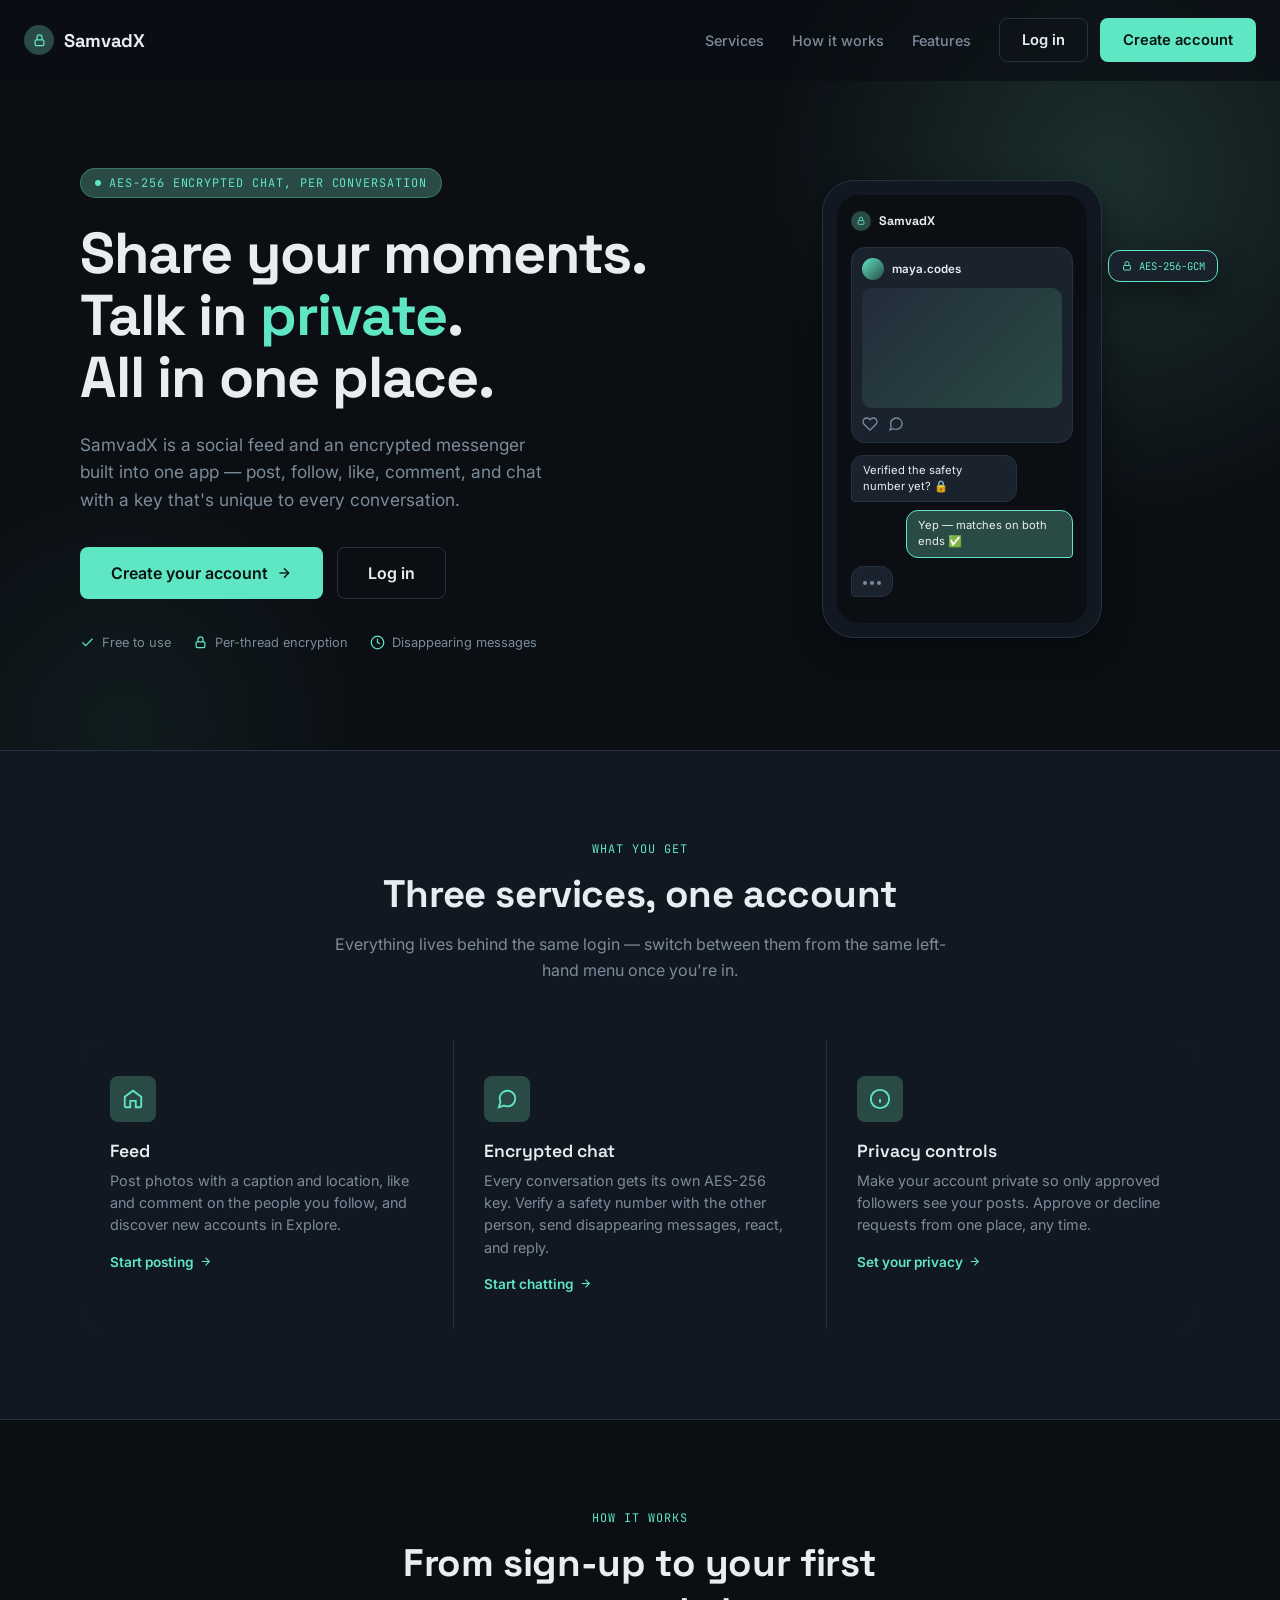
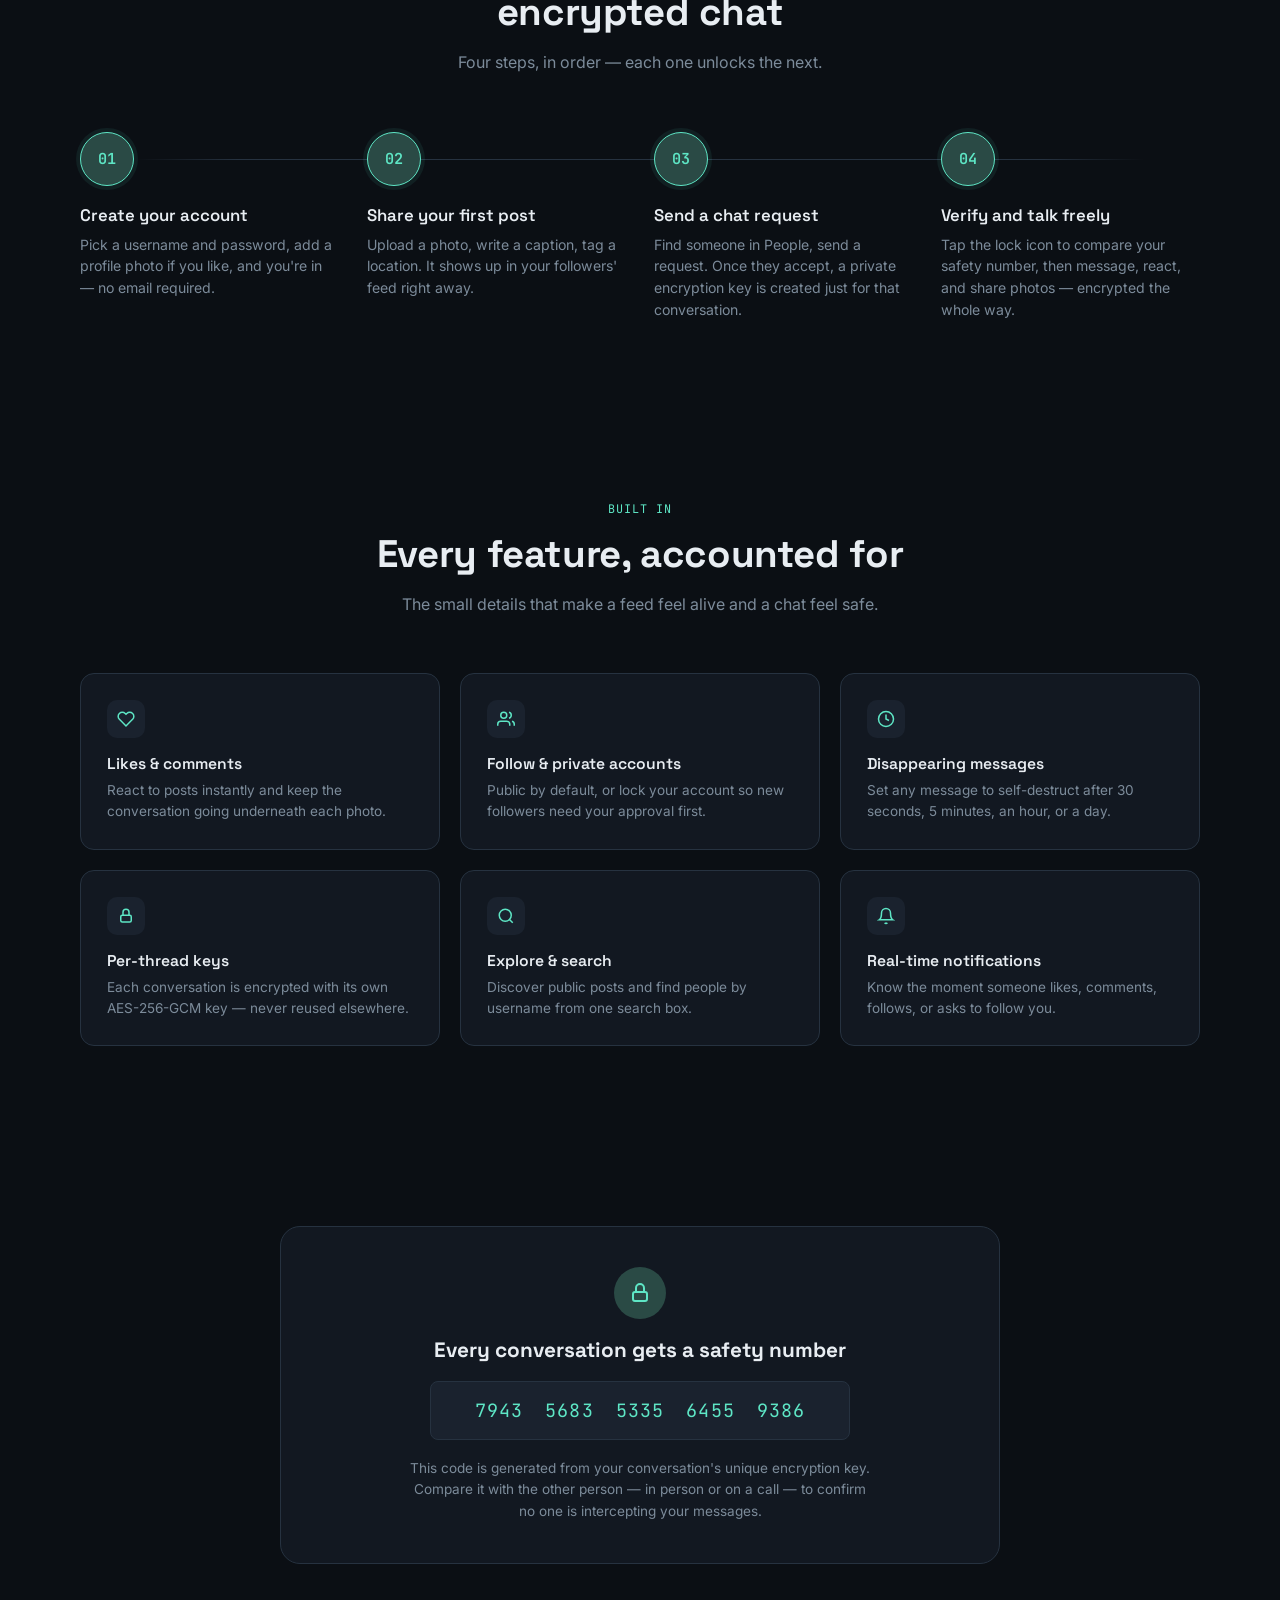
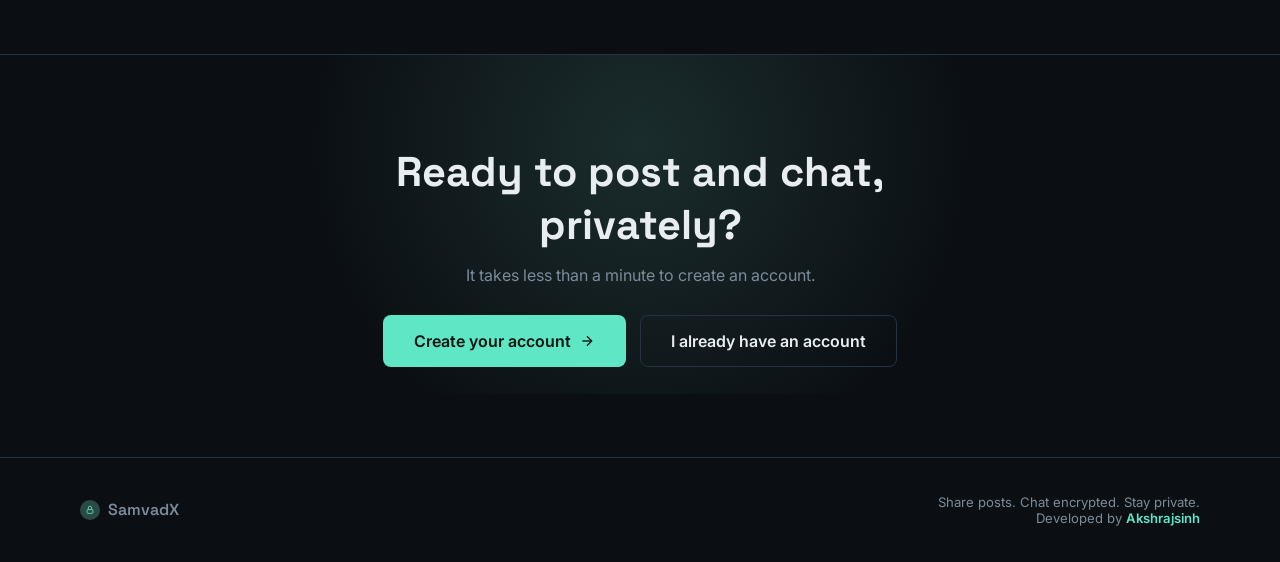
<file: templates/index.html>
<!DOCTYPE html>
<html lang="en">
<head>
<meta charset="UTF-8">
<meta name="viewport" content="width=device-width, initial-scale=1.0">
<title>SamvadX — Share posts. Chat encrypted. Stay private.</title>
<link rel="stylesheet" href="https://fonts.googleapis.com/css2?family=Space+Grotesk:wght@500;600;700&family=Inter:wght@400;500;600&family=JetBrains+Mono:wght@400;500&display=swap">
<style>
  :root {
    --ink:        #0B0F14;
    --surface:    #121821;
    --surface-2:  #1A222E;
    --surface-3:  #222C3A;
    --border:     #263240;
    --text:       #E8EDF2;
    --text-dim:   #7C8B9A;
    --mint:       #5EE6C5;
    --mint-dim:   #2A4A45;
    --red:        #FF6B6B;
    --amber:      #F2C46D;
    --font-display: 'Space Grotesk', sans-serif;
    --font-body: 'Inter', sans-serif;
    --font-mono: 'JetBrains Mono', monospace;
    --radius-sm: 8px;
    --radius-md: 14px;
    --radius-lg: 20px;
    --shadow-pop: 0 12px 32px rgba(0,0,0,0.45);
  }

  * { box-sizing: border-box; margin: 0; padding: 0; }

  html { scroll-behavior: smooth; }

  body {
    background: var(--ink);
    color: var(--text);
    font-family: var(--font-body);
    -webkit-font-smoothing: antialiased;
    overflow-x: hidden;
  }

  a { color: inherit; text-decoration: none; }

  ::selection { background: var(--mint-dim); color: var(--text); }

  :focus-visible { outline: 2px solid var(--mint); outline-offset: 3px; border-radius: 4px; }

  .wrap { max-width: 1120px; margin: 0 auto; padding: 0 24px; }

  /* ---------------- Nav ---------------- */
  .nav {
    position: fixed;
    top: 0; left: 0; right: 0;
    z-index: 100;
    display: flex;
    align-items: center;
    justify-content: space-between;
    padding: 18px 24px;
    background: rgba(11,15,20,0.7);
    backdrop-filter: blur(10px);
    border-bottom: 1px solid transparent;
    transition: border-color 0.3s ease, background 0.3s ease;
  }
  .nav.scrolled { border-color: var(--border); background: rgba(11,15,20,0.92); }

  .nav-brand {
    display: flex;
    align-items: center;
    gap: 10px;
    font-family: var(--font-display);
    font-weight: 700;
    font-size: 1.15rem;
    letter-spacing: -0.02em;
  }

  .nav-links { display: flex; align-items: center; gap: 28px; }
  .nav-links a:not(.btn) { color: var(--text-dim); font-size: 0.9rem; font-weight: 500; transition: color 0.15s ease; }
  .nav-links a:not(.btn):hover { color: var(--text); }
  .nav-cta { display: flex; align-items: center; gap: 12px; }

  @media (max-width: 720px) {
    .nav-links a:not(.btn) { display: none; }
  }
  @media (max-width: 480px) {
    .nav { padding: 14px 16px; }
    .nav-brand { font-size: 1rem; }
    .nav-links { gap: 8px; }
    .nav-links .btn { padding: 9px 14px; font-size: 0.8rem; }
    .nav-links .btn-ghost { display: none; }
  }

  /* ---------------- Buttons ---------------- */
  .btn {
    display: inline-flex;
    align-items: center;
    justify-content: center;
    gap: 8px;
    padding: 12px 22px;
    border-radius: var(--radius-sm);
    border: 1px solid transparent;
    font-weight: 600;
    font-size: 0.92rem;
    font-family: inherit;
    cursor: pointer;
    transition: transform 0.15s ease, background 0.15s ease, border-color 0.15s ease, box-shadow 0.2s ease;
    white-space: nowrap;
  }
  .btn:active { transform: scale(0.97); }
  .btn-primary { background: var(--mint); color: #0A1410; box-shadow: 0 0 0 0 rgba(94,230,197,0.5); }
  .btn-primary:hover { background: #75ecce; box-shadow: 0 6px 24px rgba(94,230,197,0.25); }
  .btn-ghost { background: transparent; border-color: var(--border); color: var(--text); }
  .btn-ghost:hover { border-color: var(--mint); color: var(--mint); }
  .btn-lg { padding: 15px 30px; font-size: 1rem; }

  /* ---------------- Signature lock-pulse element ---------------- */
  .lock-pulse {
    position: relative;
    display: inline-flex;
    align-items: center;
    justify-content: center;
    border-radius: 50%;
    background: var(--mint-dim);
    color: var(--mint);
    flex-shrink: 0;
  }
  .lock-pulse::before {
    content: '';
    position: absolute;
    inset: -6px;
    border-radius: 50%;
    border: 1px solid var(--mint);
    opacity: 0;
    animation: pulse-ring 2.6s ease-out infinite;
  }
  @keyframes pulse-ring {
    0%   { opacity: 0.55; transform: scale(0.7); }
    70%  { opacity: 0;    transform: scale(1.6); }
    100% { opacity: 0;    transform: scale(1.6); }
  }
  .nav-brand .lock-pulse { width: 30px; height: 30px; }
  .nav-brand .lock-pulse svg { width: 15px; height: 15px; }

  @media (prefers-reduced-motion: reduce) {
    .lock-pulse::before { animation: none; opacity: 0; }
    * { animation-duration: 0.01ms !important; transition-duration: 0.01ms !important; }
  }

  /* ---------------- Hero ---------------- */
  .hero {
    position: relative;
    padding: 168px 24px 100px;
    overflow: hidden;
  }
  .hero::before {
    content: '';
    position: absolute;
    top: -25%;
    right: -15%;
    width: 720px;
    height: 720px;
    background: radial-gradient(circle, var(--mint-dim) 0%, transparent 68%);
    opacity: 0.55;
    pointer-events: none;
  }
  .hero::after {
    content: '';
    position: absolute;
    bottom: -30%;
    left: -10%;
    width: 500px;
    height: 500px;
    background: radial-gradient(circle, rgba(94,230,197,0.06) 0%, transparent 70%);
    pointer-events: none;
  }

  .hero-inner {
    position: relative;
    z-index: 1;
    max-width: 1120px;
    margin: 0 auto;
    display: grid;
    grid-template-columns: 1.1fr 0.9fr;
    gap: 60px;
    align-items: center;
  }

  .eyebrow {
    display: inline-flex;
    align-items: center;
    gap: 8px;
    font-family: var(--font-mono);
    font-size: 0.74rem;
    letter-spacing: 0.08em;
    text-transform: uppercase;
    color: var(--mint);
    background: var(--mint-dim);
    border: 1px solid rgba(94,230,197,0.3);
    border-radius: 20px;
    padding: 6px 14px;
    margin-bottom: 24px;
    opacity: 0;
    animation: fade-up 0.7s ease 0.05s forwards;
  }
  .eyebrow .dot { width: 6px; height: 6px; border-radius: 50%; background: var(--mint); animation: dot-blink 1.8s ease infinite; }
  @keyframes dot-blink { 0%,100% { opacity: 1; } 50% { opacity: 0.25; } }

  .hero h1 {
    font-family: var(--font-display);
    font-size: clamp(2.4rem, 5vw, 3.6rem);
    font-weight: 700;
    line-height: 1.08;
    letter-spacing: -0.02em;
    margin-bottom: 22px;
    opacity: 0;
    animation: fade-up 0.7s ease 0.15s forwards;
  }
  .hero h1 .accent { color: var(--mint); }

  .hero p.lede {
    font-size: 1.08rem;
    color: var(--text-dim);
    line-height: 1.6;
    max-width: 480px;
    margin-bottom: 34px;
    opacity: 0;
    animation: fade-up 0.7s ease 0.25s forwards;
  }

  .hero-ctas {
    display: flex;
    align-items: center;
    gap: 14px;
    margin-bottom: 36px;
    opacity: 0;
    animation: fade-up 0.7s ease 0.35s forwards;
  }

  .hero-trust {
    display: flex;
    align-items: center;
    gap: 22px;
    font-size: 0.8rem;
    color: var(--text-dim);
    opacity: 0;
    animation: fade-up 0.7s ease 0.45s forwards;
  }
  .hero-trust span { display: flex; align-items: center; gap: 7px; }
  .hero-trust svg { width: 15px; height: 15px; color: var(--mint); flex-shrink: 0; }

  @keyframes fade-up {
    from { opacity: 0; transform: translateY(14px); }
    to   { opacity: 1; transform: translateY(0); }
  }

  /* ---------------- Hero visual: phone mockup ---------------- */
  .hero-visual {
    position: relative;
    display: flex;
    justify-content: center;
    opacity: 0;
    animation: fade-up 0.8s ease 0.3s forwards;
  }

  .phone {
    width: 280px;
    background: var(--surface);
    border: 1px solid var(--border);
    border-radius: 32px;
    padding: 14px;
    box-shadow: var(--shadow-pop);
    position: relative;
  }
  .phone-screen {
    background: var(--ink);
    border-radius: 22px;
    overflow: hidden;
    padding: 16px 14px 18px;
  }
  .phone-statusbar {
    display: flex;
    align-items: center;
    gap: 8px;
    margin-bottom: 16px;
    font-size: 0.7rem;
    color: var(--text-dim);
  }
  .phone-statusbar .lock-pulse { width: 20px; height: 20px; }
  .phone-statusbar .lock-pulse svg { width: 10px; height: 10px; }
  .phone-statusbar strong { color: var(--text); font-family: var(--font-display); font-size: 0.78rem; }

  .mock-post {
    background: var(--surface-2);
    border: 1px solid var(--border);
    border-radius: var(--radius-md);
    padding: 10px;
    margin-bottom: 12px;
  }
  .mock-post-head { display: flex; align-items: center; gap: 8px; margin-bottom: 8px; }
  .mock-avatar { width: 22px; height: 22px; border-radius: 50%; background: linear-gradient(135deg, var(--mint), var(--mint-dim)); flex-shrink: 0; }
  .mock-post-head .mock-name { font-size: 0.72rem; font-weight: 600; }
  .mock-img {
    height: 120px;
    border-radius: 10px;
    background: linear-gradient(135deg, var(--surface-3) 0%, var(--mint-dim) 100%);
    margin-bottom: 8px;
  }
  .mock-actions { display: flex; gap: 10px; color: var(--text-dim); }
  .mock-actions svg { width: 16px; height: 16px; }
  .mock-like-anim { animation: like-pop 2.4s ease infinite; transform-origin: center; }
  @keyframes like-pop {
    0%, 70%, 100% { transform: scale(1); color: var(--text-dim); }
    78% { transform: scale(1.35); color: var(--red); }
    86% { transform: scale(1); color: var(--red); }
  }

  .mock-chat-bubble {
    display: flex;
    margin-bottom: 8px;
  }
  .mock-chat-bubble.theirs { justify-content: flex-start; }
  .mock-chat-bubble.mine { justify-content: flex-end; }
  .mock-bubble-inner {
    max-width: 75%;
    padding: 7px 11px;
    border-radius: 12px;
    font-size: 0.7rem;
    line-height: 1.4;
  }
  .mock-chat-bubble.theirs .mock-bubble-inner { background: var(--surface-2); border: 1px solid var(--border); border-bottom-left-radius: 4px; }
  .mock-chat-bubble.mine .mock-bubble-inner { background: var(--mint-dim); border: 1px solid var(--mint); color: var(--text); border-bottom-right-radius: 4px; }

  .mock-typing { display: inline-flex; gap: 3px; padding: 2px 0; }
  .mock-typing span { width: 4px; height: 4px; border-radius: 50%; background: var(--text-dim); animation: typing-bounce 1.2s infinite ease-in-out; }
  .mock-typing span:nth-child(2) { animation-delay: 0.15s; }
  .mock-typing span:nth-child(3) { animation-delay: 0.3s; }
  @keyframes typing-bounce {
    0%, 60%, 100% { transform: translateY(0); opacity: 0.5; }
    30% { transform: translateY(-3px); opacity: 1; }
  }

  .phone-float-badge {
    position: absolute;
    right: -18px;
    top: 70px;
    background: var(--surface-2);
    border: 1px solid var(--mint);
    border-radius: 12px;
    padding: 8px 12px;
    font-family: var(--font-mono);
    font-size: 0.66rem;
    color: var(--mint);
    box-shadow: var(--shadow-pop);
    display: flex;
    align-items: center;
    gap: 6px;
    animation: float-badge 4s ease-in-out infinite;
  }
  .phone-float-badge svg { width: 12px; height: 12px; }
  @keyframes float-badge {
    0%, 100% { transform: translateY(0); }
    50% { transform: translateY(-8px); }
  }

  @media (max-width: 880px) {
    .hero-inner { grid-template-columns: 1fr; }
    .hero-visual { order: -1; margin-bottom: 20px; padding-right: 30px; }
    .hero p.lede { max-width: 100%; }
    .phone-float-badge { right: 6px; }
  }

  /* ---------------- Section shared styles ---------------- */
  section { padding: 90px 24px; position: relative; }
  .section-head { max-width: 620px; margin: 0 auto 56px; text-align: center; }
  .section-eyebrow {
    font-family: var(--font-mono);
    font-size: 0.74rem;
    text-transform: uppercase;
    letter-spacing: 0.08em;
    color: var(--mint);
    margin-bottom: 12px;
    display: block;
  }
  .section-head h2 {
    font-family: var(--font-display);
    font-size: clamp(1.8rem, 3.4vw, 2.4rem);
    font-weight: 700;
    letter-spacing: -0.01em;
    margin-bottom: 14px;
  }
  .section-head p { color: var(--text-dim); font-size: 1rem; line-height: 1.6; }

  .reveal {
    opacity: 0;
    transform: translateY(24px);
    transition: opacity 0.6s ease, transform 0.6s ease;
  }
  .reveal.in-view { opacity: 1; transform: translateY(0); }

  /* ---------------- Services strip ---------------- */
  .services {
    background: var(--surface);
    border-top: 1px solid var(--border);
    border-bottom: 1px solid var(--border);
  }
  .services-grid {
    max-width: 1120px;
    margin: 0 auto;
    display: grid;
    grid-template-columns: repeat(3, 1fr);
    gap: 1px;
    background: var(--border);
    border-radius: var(--radius-lg);
    overflow: hidden;
  }
  .service-card {
    background: var(--surface);
    padding: 36px 30px;
    transition: background 0.2s ease;
  }
  .service-card:hover { background: var(--surface-2); }
  .service-icon {
    width: 46px;
    height: 46px;
    border-radius: var(--radius-sm);
    background: var(--mint-dim);
    color: var(--mint);
    display: flex;
    align-items: center;
    justify-content: center;
    margin-bottom: 18px;
  }
  .service-icon svg { width: 22px; height: 22px; }
  .service-card h3 {
    font-family: var(--font-display);
    font-size: 1.1rem;
    margin-bottom: 8px;
    font-weight: 600;
  }
  .service-card p { color: var(--text-dim); font-size: 0.9rem; line-height: 1.55; margin-bottom: 14px; }
  .service-card .service-link { color: var(--mint); font-size: 0.85rem; font-weight: 600; display: inline-flex; align-items: center; gap: 5px; }
  .service-card .service-link svg { width: 13px; height: 13px; transition: transform 0.15s ease; }
  .service-card:hover .service-link svg { transform: translateX(3px); }

  @media (max-width: 820px) {
    .services-grid { grid-template-columns: 1fr; }
  }

  /* ---------------- How it works (animated steps) ---------------- */
  .steps {
    max-width: 1120px;
    margin: 0 auto;
  }
  .steps-track {
    position: relative;
    display: grid;
    grid-template-columns: repeat(4, 1fr);
    gap: 28px;
  }
  .steps-track::before {
    content: '';
    position: absolute;
    top: 27px;
    left: 5%;
    right: 5%;
    height: 1px;
    background: linear-gradient(90deg, transparent, var(--border) 10%, var(--border) 90%, transparent);
    z-index: 0;
  }
  .step-card { position: relative; z-index: 1; text-align: left; }
  .step-num {
    width: 54px;
    height: 54px;
    border-radius: 50%;
    background: var(--surface);
    border: 1px solid var(--border);
    display: flex;
    align-items: center;
    justify-content: center;
    font-family: var(--font-mono);
    font-size: 0.95rem;
    font-weight: 600;
    color: var(--text-dim);
    margin-bottom: 18px;
    transition: border-color 0.4s ease, color 0.4s ease, background 0.4s ease, box-shadow 0.4s ease;
  }
  .step-card.in-view .step-num {
    border-color: var(--mint);
    color: var(--mint);
    background: var(--mint-dim);
    box-shadow: 0 0 0 4px rgba(94,230,197,0.08);
  }
  .step-card h3 { font-family: var(--font-display); font-size: 1.05rem; margin-bottom: 8px; font-weight: 600; }
  .step-card p { color: var(--text-dim); font-size: 0.88rem; line-height: 1.55; }

  @media (max-width: 880px) {
    .steps-track { grid-template-columns: 1fr; gap: 36px; }
    .steps-track::before { display: none; }
  }

  /* ---------------- Feature grid ---------------- */
  .features-grid {
    max-width: 1120px;
    margin: 0 auto;
    display: grid;
    grid-template-columns: repeat(3, 1fr);
    gap: 20px;
  }
  .feature-card {
    background: var(--surface);
    border: 1px solid var(--border);
    border-radius: var(--radius-md);
    padding: 26px;
    transition: transform 0.2s ease, border-color 0.2s ease;
  }
  .feature-card:hover { transform: translateY(-3px); border-color: var(--mint-dim); }
  .feature-card .feature-icon {
    width: 38px; height: 38px;
    border-radius: 10px;
    background: var(--surface-2);
    color: var(--mint);
    display: flex; align-items: center; justify-content: center;
    margin-bottom: 16px;
  }
  .feature-card .feature-icon svg { width: 18px; height: 18px; }
  .feature-card h4 { font-family: var(--font-display); font-size: 0.98rem; font-weight: 600; margin-bottom: 6px; }
  .feature-card p { color: var(--text-dim); font-size: 0.85rem; line-height: 1.55; }

  @media (max-width: 820px) {
    .features-grid { grid-template-columns: 1fr 1fr; }
  }
  @media (max-width: 560px) {
    .features-grid { grid-template-columns: 1fr; }
  }

  /* ---------------- Fingerprint demo strip ---------------- */
  .fingerprint-demo {
    max-width: 720px;
    margin: 0 auto;
    background: var(--surface);
    border: 1px solid var(--border);
    border-radius: var(--radius-lg);
    padding: 40px;
    text-align: center;
  }
  .fingerprint-demo .lock-pulse { width: 52px; height: 52px; margin: 0 auto 18px; }
  .fingerprint-demo .lock-pulse svg { width: 24px; height: 24px; }
  .fingerprint-code {
    font-family: var(--font-mono);
    font-size: 1.15rem;
    letter-spacing: 0.06em;
    word-spacing: 10px;
    background: var(--surface-2);
    border: 1px solid var(--border);
    border-radius: var(--radius-sm);
    padding: 16px 20px;
    margin: 18px auto;
    max-width: 420px;
    color: var(--mint);
  }
  .fingerprint-demo p.note { color: var(--text-dim); font-size: 0.85rem; line-height: 1.6; max-width: 460px; margin: 0 auto; }

  /* ---------------- Final CTA band ---------------- */
  .cta-band {
    position: relative;
    text-align: center;
    border-top: 1px solid var(--border);
    overflow: hidden;
  }
  .cta-band::before {
    content: '';
    position: absolute;
    top: -40%;
    left: 50%;
    transform: translateX(-50%);
    width: 800px;
    height: 500px;
    background: radial-gradient(circle, var(--mint-dim) 0%, transparent 70%);
    opacity: 0.5;
    pointer-events: none;
  }
  .cta-band-inner { position: relative; z-index: 1; max-width: 600px; margin: 0 auto; }
  .cta-band h2 {
    font-family: var(--font-display);
    font-size: clamp(1.8rem, 4vw, 2.6rem);
    margin-bottom: 14px;
    font-weight: 700;
  }
  .cta-band p { color: var(--text-dim); margin-bottom: 30px; font-size: 1rem; }
  .cta-band .btn-row { display: flex; justify-content: center; gap: 14px; flex-wrap: wrap; }

  /* ---------------- Footer ---------------- */
  footer {
    border-top: 1px solid var(--border);
    padding: 36px 24px;
  }
  .footer-inner {
    max-width: 1120px;
    margin: 0 auto;
    display: flex;
    align-items: center;
    justify-content: space-between;
    flex-wrap: wrap;
    gap: 16px;
  }
  .footer-brand { display: flex; align-items: center; gap: 8px; font-family: var(--font-display); font-weight: 600; color: var(--text-dim); }
  .footer-brand .lock-pulse { width: 20px; height: 20px; }
  .footer-brand .lock-pulse svg { width: 10px; height: 10px; }
  .footer-meta { color: var(--text-dim); font-size: 0.82rem; text-align: right; }
  .footer-meta .credit { color: var(--mint); font-weight: 600; }
</style>
</head>
<body>

  <nav class="nav" id="siteNav">
    <a href="#" class="nav-brand">
      <span class="lock-pulse">
        <svg viewBox="0 0 24 24" fill="none" stroke="currentColor" stroke-width="2"><rect x="5" y="11" width="14" height="9" rx="2"/><path d="M8 11V7a4 4 0 0 1 8 0v4"/></svg>
      </span>
      SamvadX
    </a>
    <div class="nav-links">
      <a href="#services">Services</a>
      <a href="#how-it-works">How it works</a>
      <a href="#features">Features</a>
      <div class="nav-cta">
        <a href="/login" class="btn btn-ghost">Log in</a>
        <a href="/register" class="btn btn-primary">Create account</a>
      </div>
    </div>
  </nav>

  <!-- ============ HERO ============ -->
  <header class="hero">
    <div class="hero-inner">
      <div>
        <span class="eyebrow"><span class="dot"></span>AES-256 encrypted chat, per conversation</span>
        <h1>Share your moments.<br>Talk in <span class="accent">private</span>.<br>All in one place.</h1>
        <p class="lede">SamvadX is a social feed and an encrypted messenger built into one app — post, follow, like, comment, and chat with a key that's unique to every conversation.</p>
        <div class="hero-ctas">
          <a href="/register" class="btn btn-primary btn-lg">
            Create your account
            <svg width="16" height="16" viewBox="0 0 24 24" fill="none" stroke="currentColor" stroke-width="2"><line x1="5" y1="12" x2="19" y2="12"/><polyline points="12 5 19 12 12 19"/></svg>
          </a>
          <a href="/login" class="btn btn-ghost btn-lg">Log in</a>
        </div>
        <div class="hero-trust">
          <span><svg viewBox="0 0 24 24" fill="none" stroke="currentColor" stroke-width="2"><path d="M20 6L9 17l-5-5"/></svg>Free to use</span>
          <span><svg viewBox="0 0 24 24" fill="none" stroke="currentColor" stroke-width="2"><rect x="5" y="11" width="14" height="9" rx="2"/><path d="M8 11V7a4 4 0 0 1 8 0v4"/></svg>Per-thread encryption</span>
          <span><svg viewBox="0 0 24 24" fill="none" stroke="currentColor" stroke-width="2"><circle cx="12" cy="12" r="10"/><polyline points="12 6 12 12 16 14"/></svg>Disappearing messages</span>
        </div>
      </div>

      <div class="hero-visual">
        <div class="phone">
          <div class="phone-screen">
            <div class="phone-statusbar">
              <span class="lock-pulse"><svg viewBox="0 0 24 24" fill="none" stroke="currentColor" stroke-width="2"><rect x="5" y="11" width="14" height="9" rx="2"/><path d="M8 11V7a4 4 0 0 1 8 0v4"/></svg></span>
              <strong>SamvadX</strong>
            </div>

            <div class="mock-post">
              <div class="mock-post-head">
                <div class="mock-avatar"></div>
                <span class="mock-name">maya.codes</span>
              </div>
              <div class="mock-img"></div>
              <div class="mock-actions">
                <svg class="mock-like-anim" viewBox="0 0 24 24" fill="none" stroke="currentColor" stroke-width="2"><path d="M20.84 4.61a5.5 5.5 0 0 0-7.78 0L12 5.67l-1.06-1.06a5.5 5.5 0 0 0-7.78 7.78l1.06 1.06L12 21.23l7.78-7.78 1.06-1.06a5.5 5.5 0 0 0 0-7.78z"/></svg>
                <svg viewBox="0 0 24 24" fill="none" stroke="currentColor" stroke-width="2"><path d="M21 11.5a8.38 8.38 0 0 1-.9 3.8 8.5 8.5 0 0 1-7.6 4.7 8.38 8.38 0 0 1-3.8-.9L3 21l1.9-5.7a8.38 8.38 0 0 1-.9-3.8 8.5 8.5 0 0 1 4.7-7.6 8.38 8.38 0 0 1 3.8-.9h.5a8.48 8.48 0 0 1 8 8v.5z"/></svg>
              </div>
            </div>

            <div class="mock-chat-bubble theirs">
              <div class="mock-bubble-inner">Verified the safety number yet? 🔒</div>
            </div>
            <div class="mock-chat-bubble mine">
              <div class="mock-bubble-inner">Yep — matches on both ends ✅</div>
            </div>
            <div class="mock-chat-bubble theirs">
              <div class="mock-bubble-inner"><span class="mock-typing"><span></span><span></span><span></span></span></div>
            </div>
          </div>
        </div>
        <div class="phone-float-badge">
          <svg viewBox="0 0 24 24" fill="none" stroke="currentColor" stroke-width="2"><rect x="5" y="11" width="14" height="9" rx="2"/><path d="M8 11V7a4 4 0 0 1 8 0v4"/></svg>
          AES-256-GCM
        </div>
      </div>
    </div>
  </header>

  <!-- ============ SERVICES ============ -->
  <section id="services" class="services">
    <div class="wrap">
      <div class="section-head reveal">
        <span class="section-eyebrow">What you get</span>
        <h2>Three services, one account</h2>
        <p>Everything lives behind the same login — switch between them from the same left-hand menu once you're in.</p>
      </div>
    </div>
    <div class="services-grid">
      <div class="service-card reveal">
        <div class="service-icon">
          <svg viewBox="0 0 24 24" fill="none" stroke="currentColor" stroke-width="2"><path d="M3 9.5L12 3l9 6.5V20a1 1 0 0 1-1 1h-5v-7H9v7H4a1 1 0 0 1-1-1V9.5z"/></svg>
        </div>
        <h3>Feed</h3>
        <p>Post photos with a caption and location, like and comment on the people you follow, and discover new accounts in Explore.</p>
        <a href="/register" class="service-link">Start posting <svg viewBox="0 0 24 24" fill="none" stroke="currentColor" stroke-width="2"><line x1="5" y1="12" x2="19" y2="12"/><polyline points="12 5 19 12 12 19"/></svg></a>
      </div>
      <div class="service-card reveal">
        <div class="service-icon">
          <svg viewBox="0 0 24 24" fill="none" stroke="currentColor" stroke-width="2"><path d="M21 11.5a8.38 8.38 0 0 1-.9 3.8 8.5 8.5 0 0 1-7.6 4.7 8.38 8.38 0 0 1-3.8-.9L3 21l1.9-5.7a8.38 8.38 0 0 1-.9-3.8 8.5 8.5 0 0 1 4.7-7.6 8.38 8.38 0 0 1 3.8-.9h.5a8.48 8.48 0 0 1 8 8v.5z"/></svg>
        </div>
        <h3>Encrypted chat</h3>
        <p>Every conversation gets its own AES-256 key. Verify a safety number with the other person, send disappearing messages, react, and reply.</p>
        <a href="/register" class="service-link">Start chatting <svg viewBox="0 0 24 24" fill="none" stroke="currentColor" stroke-width="2"><line x1="5" y1="12" x2="19" y2="12"/><polyline points="12 5 19 12 12 19"/></svg></a>
      </div>
      <div class="service-card reveal">
        <div class="service-icon">
          <svg viewBox="0 0 24 24" fill="none" stroke="currentColor" stroke-width="2"><circle cx="12" cy="12" r="10"/><path d="M12 16v-4"/><path d="M12 8h.01"/></svg>
        </div>
        <h3>Privacy controls</h3>
        <p>Make your account private so only approved followers see your posts. Approve or decline requests from one place, any time.</p>
        <a href="/register" class="service-link">Set your privacy <svg viewBox="0 0 24 24" fill="none" stroke="currentColor" stroke-width="2"><line x1="5" y1="12" x2="19" y2="12"/><polyline points="12 5 19 12 12 19"/></svg></a>
      </div>
    </div>
  </section>

  <!-- ============ HOW IT WORKS ============ -->
  <section id="how-it-works">
    <div class="steps">
      <div class="section-head reveal">
        <span class="section-eyebrow">How it works</span>
        <h2>From sign-up to your first encrypted chat</h2>
        <p>Four steps, in order — each one unlocks the next.</p>
      </div>
      <div class="steps-track">
        <div class="step-card reveal">
          <div class="step-num">01</div>
          <h3>Create your account</h3>
          <p>Pick a username and password, add a profile photo if you like, and you're in — no email required.</p>
        </div>
        <div class="step-card reveal">
          <div class="step-num">02</div>
          <h3>Share your first post</h3>
          <p>Upload a photo, write a caption, tag a location. It shows up in your followers' feed right away.</p>
        </div>
        <div class="step-card reveal">
          <div class="step-num">03</div>
          <h3>Send a chat request</h3>
          <p>Find someone in People, send a request. Once they accept, a private encryption key is created just for that conversation.</p>
        </div>
        <div class="step-card reveal">
          <div class="step-num">04</div>
          <h3>Verify and talk freely</h3>
          <p>Tap the lock icon to compare your safety number, then message, react, and share photos — encrypted the whole way.</p>
        </div>
      </div>
    </div>
  </section>

  <!-- ============ FEATURES ============ -->
  <section id="features">
    <div class="section-head reveal">
      <span class="section-eyebrow">Built in</span>
      <h2>Every feature, accounted for</h2>
      <p>The small details that make a feed feel alive and a chat feel safe.</p>
    </div>
    <div class="features-grid">
      <div class="feature-card reveal">
        <div class="feature-icon"><svg viewBox="0 0 24 24" fill="none" stroke="currentColor" stroke-width="2"><path d="M20.84 4.61a5.5 5.5 0 0 0-7.78 0L12 5.67l-1.06-1.06a5.5 5.5 0 0 0-7.78 7.78l1.06 1.06L12 21.23l7.78-7.78 1.06-1.06a5.5 5.5 0 0 0 0-7.78z"/></svg></div>
        <h4>Likes &amp; comments</h4>
        <p>React to posts instantly and keep the conversation going underneath each photo.</p>
      </div>
      <div class="feature-card reveal">
        <div class="feature-icon"><svg viewBox="0 0 24 24" fill="none" stroke="currentColor" stroke-width="2"><path d="M17 21v-2a4 4 0 0 0-4-4H5a4 4 0 0 0-4 4v2"/><circle cx="9" cy="7" r="4"/><path d="M23 21v-2a4 4 0 0 0-3-3.87"/><path d="M16 3.13a4 4 0 0 1 0 7.75"/></svg></div>
        <h4>Follow &amp; private accounts</h4>
        <p>Public by default, or lock your account so new followers need your approval first.</p>
      </div>
      <div class="feature-card reveal">
        <div class="feature-icon"><svg viewBox="0 0 24 24" fill="none" stroke="currentColor" stroke-width="2"><circle cx="12" cy="12" r="10"/><polyline points="12 6 12 12 16 14"/></svg></div>
        <h4>Disappearing messages</h4>
        <p>Set any message to self-destruct after 30 seconds, 5 minutes, an hour, or a day.</p>
      </div>
      <div class="feature-card reveal">
        <div class="feature-icon"><svg viewBox="0 0 24 24" fill="none" stroke="currentColor" stroke-width="2"><rect x="5" y="11" width="14" height="9" rx="2"/><path d="M8 11V7a4 4 0 0 1 8 0v4"/></svg></div>
        <h4>Per-thread keys</h4>
        <p>Each conversation is encrypted with its own AES-256-GCM key — never reused elsewhere.</p>
      </div>
      <div class="feature-card reveal">
        <div class="feature-icon"><svg viewBox="0 0 24 24" fill="none" stroke="currentColor" stroke-width="2"><circle cx="11" cy="11" r="8"/><path d="M21 21l-4.35-4.35"/></svg></div>
        <h4>Explore &amp; search</h4>
        <p>Discover public posts and find people by username from one search box.</p>
      </div>
      <div class="feature-card reveal">
        <div class="feature-icon"><svg viewBox="0 0 24 24" fill="none" stroke="currentColor" stroke-width="2"><path d="M18 8a6 6 0 1 0-12 0c0 7-3 9-3 9h18s-3-2-3-9"/><path d="M13.73 21a2 2 0 0 1-3.46 0"/></svg></div>
        <h4>Real-time notifications</h4>
        <p>Know the moment someone likes, comments, follows, or asks to follow you.</p>
      </div>
    </div>
  </section>

  <!-- ============ FINGERPRINT DEMO ============ -->
  <section>
    <div class="fingerprint-demo reveal">
      <span class="lock-pulse">
        <svg viewBox="0 0 24 24" fill="none" stroke="currentColor" stroke-width="2"><rect x="5" y="11" width="14" height="9" rx="2"/><path d="M8 11V7a4 4 0 0 1 8 0v4"/></svg>
      </span>
      <h2 style="font-family:var(--font-display);font-size:1.3rem;margin-bottom:6px;">Every conversation gets a safety number</h2>
      <div class="fingerprint-code">7943 5683 5335 6455 9386</div>
      <p class="note">This code is generated from your conversation's unique encryption key. Compare it with the other person — in person or on a call — to confirm no one is intercepting your messages.</p>
    </div>
  </section>

  <!-- ============ FINAL CTA ============ -->
  <section class="cta-band">
    <div class="cta-band-inner">
      <h2>Ready to post and chat, privately?</h2>
      <p>It takes less than a minute to create an account.</p>
      <div class="btn-row">
        <a href="/register" class="btn btn-primary btn-lg">
          Create your account
          <svg width="16" height="16" viewBox="0 0 24 24" fill="none" stroke="currentColor" stroke-width="2"><line x1="5" y1="12" x2="19" y2="12"/><polyline points="12 5 19 12 12 19"/></svg>
        </a>
        <a href="/login" class="btn btn-ghost btn-lg">I already have an account</a>
      </div>
    </div>
  </section>

  <footer>
    <div class="footer-inner">
      <div class="footer-brand">
        <span class="lock-pulse"><svg viewBox="0 0 24 24" fill="none" stroke="currentColor" stroke-width="2"><rect x="5" y="11" width="14" height="9" rx="2"/><path d="M8 11V7a4 4 0 0 1 8 0v4"/></svg></span>
        SamvadX
      </div>
      <div class="footer-meta">
        Share posts. Chat encrypted. Stay private.<br>
        Developed by <span class="credit">Akshrajsinh</span>
      </div>
    </div>
  </footer>

  <script>
    // Nav background on scroll
    const nav = document.getElementById('siteNav');
    window.addEventListener('scroll', () => {
      nav.classList.toggle('scrolled', window.scrollY > 10);
    }, { passive: true });

    // Reveal-on-scroll for sections and step cards
    const revealEls = document.querySelectorAll('.reveal, .step-card');
    const io = new IntersectionObserver((entries) => {
      entries.forEach(entry => {
        if (entry.isIntersecting) {
          entry.target.classList.add('in-view');
        }
      });
    }, { threshold: 0.15, rootMargin: '0px 0px -40px 0px' });
    revealEls.forEach(el => io.observe(el));

    // Make entire CTA links keyboard/click friendly is native <a>, nothing extra needed.
  </script>
</body>
</html>
</file>
